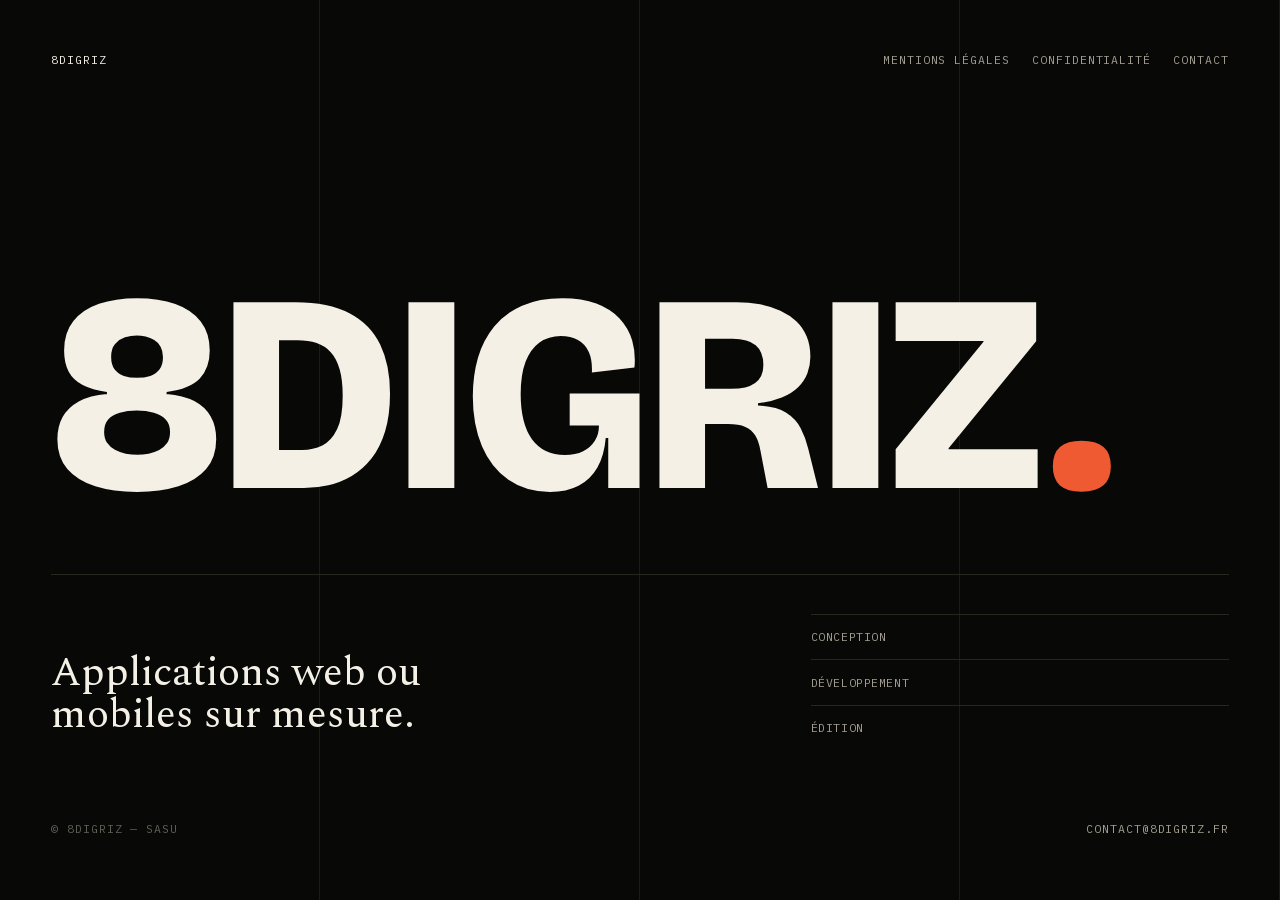
<file: index.html>
<!doctype html>
<html lang="fr">
<head>
<meta charset="utf-8">
<meta name="viewport" content="width=device-width, initial-scale=1">
<title>8DIGRIZ — Développement et édition d'applications et de logiciels</title>
<meta name="description" content="8DIGRIZ conçoit, développe et édite des applications web et mobiles ainsi que des logiciels sur mesure.">
<link rel="canonical" href="https://8digriz.fr/">
<meta name="theme-color" content="#080907">
<meta property="og:type" content="website">
<meta property="og:site_name" content="8DIGRIZ">
<meta property="og:title" content="8DIGRIZ — Développement et édition d'applications et de logiciels">
<meta property="og:description" content="Conception, développement et édition d'applications web et mobiles et de logiciels sur mesure.">
<meta property="og:url" content="https://8digriz.fr/">
<meta property="og:locale" content="fr_FR">
<link rel="icon" href="/favicon.svg" type="image/svg+xml">
<link rel="preload" href="/assets/fonts/bricolage-grotesque-700-800.woff2" as="font" type="font/woff2" crossorigin>
<link rel="preload" href="/assets/fonts/ibm-plex-mono-400.woff2" as="font" type="font/woff2" crossorigin>
<link rel="preload" href="/assets/fonts/spectral-400.woff2" as="font" type="font/woff2" crossorigin>
<style>
@font-face {
  font-family: "Bricolage Grotesque";
  font-style: normal;
  font-weight: 700 800;
  font-display: swap;
  src: url("/assets/fonts/bricolage-grotesque-700-800.woff2") format("woff2");
}
@font-face {
  font-family: "IBM Plex Mono";
  font-style: normal;
  font-weight: 400;
  font-display: swap;
  src: url("/assets/fonts/ibm-plex-mono-400.woff2") format("woff2");
}
@font-face {
  font-family: "Spectral";
  font-style: normal;
  font-weight: 400;
  font-display: swap;
  src: url("/assets/fonts/spectral-400.woff2") format("woff2");
}

:root {
  --bg: #080907;
  --ink: #f4f0e6;
  --muted: #a29d91;
  --faint: #5e6156;
  --line: #25271f;
  --accent: #f05a32;
  --display: "Bricolage Grotesque", ui-sans-serif, sans-serif;
  --body: "Spectral", Georgia, serif;
  --mono: "IBM Plex Mono", ui-monospace, monospace;
  --pad: clamp(1.25rem, 4vw, 4.5rem);
}

* { box-sizing: border-box; }

html {
  min-height: 100%;
  -webkit-text-size-adjust: 100%;
}

body {
  min-height: 100%;
  margin: 0;
  background:
    linear-gradient(90deg, transparent 0 calc(100% - 1px), rgba(244,240,230,.08) calc(100% - 1px)) 0 0 / 25% 100%,
    var(--bg);
  color: var(--ink);
  font-family: var(--body);
  font-size: 1.0625rem;
  line-height: 1.5;
  -webkit-font-smoothing: antialiased;
}

a {
  color: inherit;
  text-decoration: none;
}

a:hover { color: var(--accent); }

:focus-visible {
  outline: 2px solid var(--accent);
  outline-offset: 4px;
}

.page {
  min-height: 100vh;
  min-height: 100dvh;
  display: grid;
  grid-template-rows: auto 1fr auto;
  padding: var(--pad);
}

.top,
.bottom {
  display: flex;
  align-items: center;
  justify-content: space-between;
  gap: 1.5rem;
  font-family: var(--mono);
  font-size: .72rem;
  letter-spacing: .08em;
  text-transform: uppercase;
}

.brand { color: var(--ink); }

nav,
.links {
  display: flex;
  flex-wrap: wrap;
  justify-content: flex-end;
  gap: .9rem 1.4rem;
  color: var(--muted);
}

.hero {
  display: grid;
  align-content: end;
  gap: clamp(2rem, 6vw, 4.5rem);
  padding-block: clamp(5rem, 16vh, 9rem) clamp(3rem, 8vh, 6rem);
}

.name {
  margin: 0;
  max-width: 9ch;
  font-family: var(--display);
  font-size: clamp(5rem, 22vw, 19rem);
  font-weight: 800;
  line-height: .76;
  letter-spacing: 0;
}

.name span { color: var(--accent); }

.statement {
  display: grid;
  grid-template-columns: minmax(0, 1.1fr) minmax(14rem, .7fr);
  gap: clamp(2rem, 8vw, 8rem);
  align-items: end;
  border-top: 1px solid var(--line);
  padding-top: clamp(1.5rem, 3vw, 2.5rem);
}

.lede {
  margin: 0;
  max-width: 25ch;
  font-size: clamp(1.55rem, 3.2vw, 3rem);
  line-height: 1.02;
  text-wrap: balance;
}

.meta {
  display: grid;
  gap: .85rem;
  color: var(--muted);
  font-family: var(--mono);
  font-size: .72rem;
  letter-spacing: .05em;
  text-transform: uppercase;
}

.meta p {
  margin: 0;
  padding-top: .85rem;
  border-top: 1px solid var(--line);
}

.bottom { color: var(--faint); }

@media (max-width: 46rem) {
  body { background-size: 50% 100%; }

  .page { padding: 1.2rem; }

  .top,
  .bottom {
    align-items: flex-start;
    flex-direction: column;
  }

  nav,
  .links { justify-content: flex-start; }

  .hero { align-content: center; }

  .statement { grid-template-columns: 1fr; }
}
</style>
</head>
<body>
<div class="page">
  <header class="top">
    <a class="brand" href="/">8DIGRIZ</a>
    <nav aria-label="Navigation principale">
      <a href="/mentions-legales.html">Mentions légales</a>
      <a href="/confidentialite.html">Confidentialité</a>
      <a href="mailto:contact@8digriz.fr">Contact</a>
    </nav>
  </header>

  <main class="hero">
    <h1 class="name">8DIGRIZ<span>.</span></h1>
    <section class="statement" aria-label="Présentation">
      <p class="lede">Applications web ou mobiles sur mesure.</p>
      <div class="meta">
        <p>Conception</p>
        <p>Développement</p>
        <p>Édition</p>
      </div>
    </section>
  </main>

  <footer class="bottom">
    <p>© 8DIGRIZ — SASU</p>
    <div class="links">
      <a href="mailto:contact@8digriz.fr">contact@8digriz.fr</a>
    </div>
  </footer>
</div>
</body>
</html>
</file>
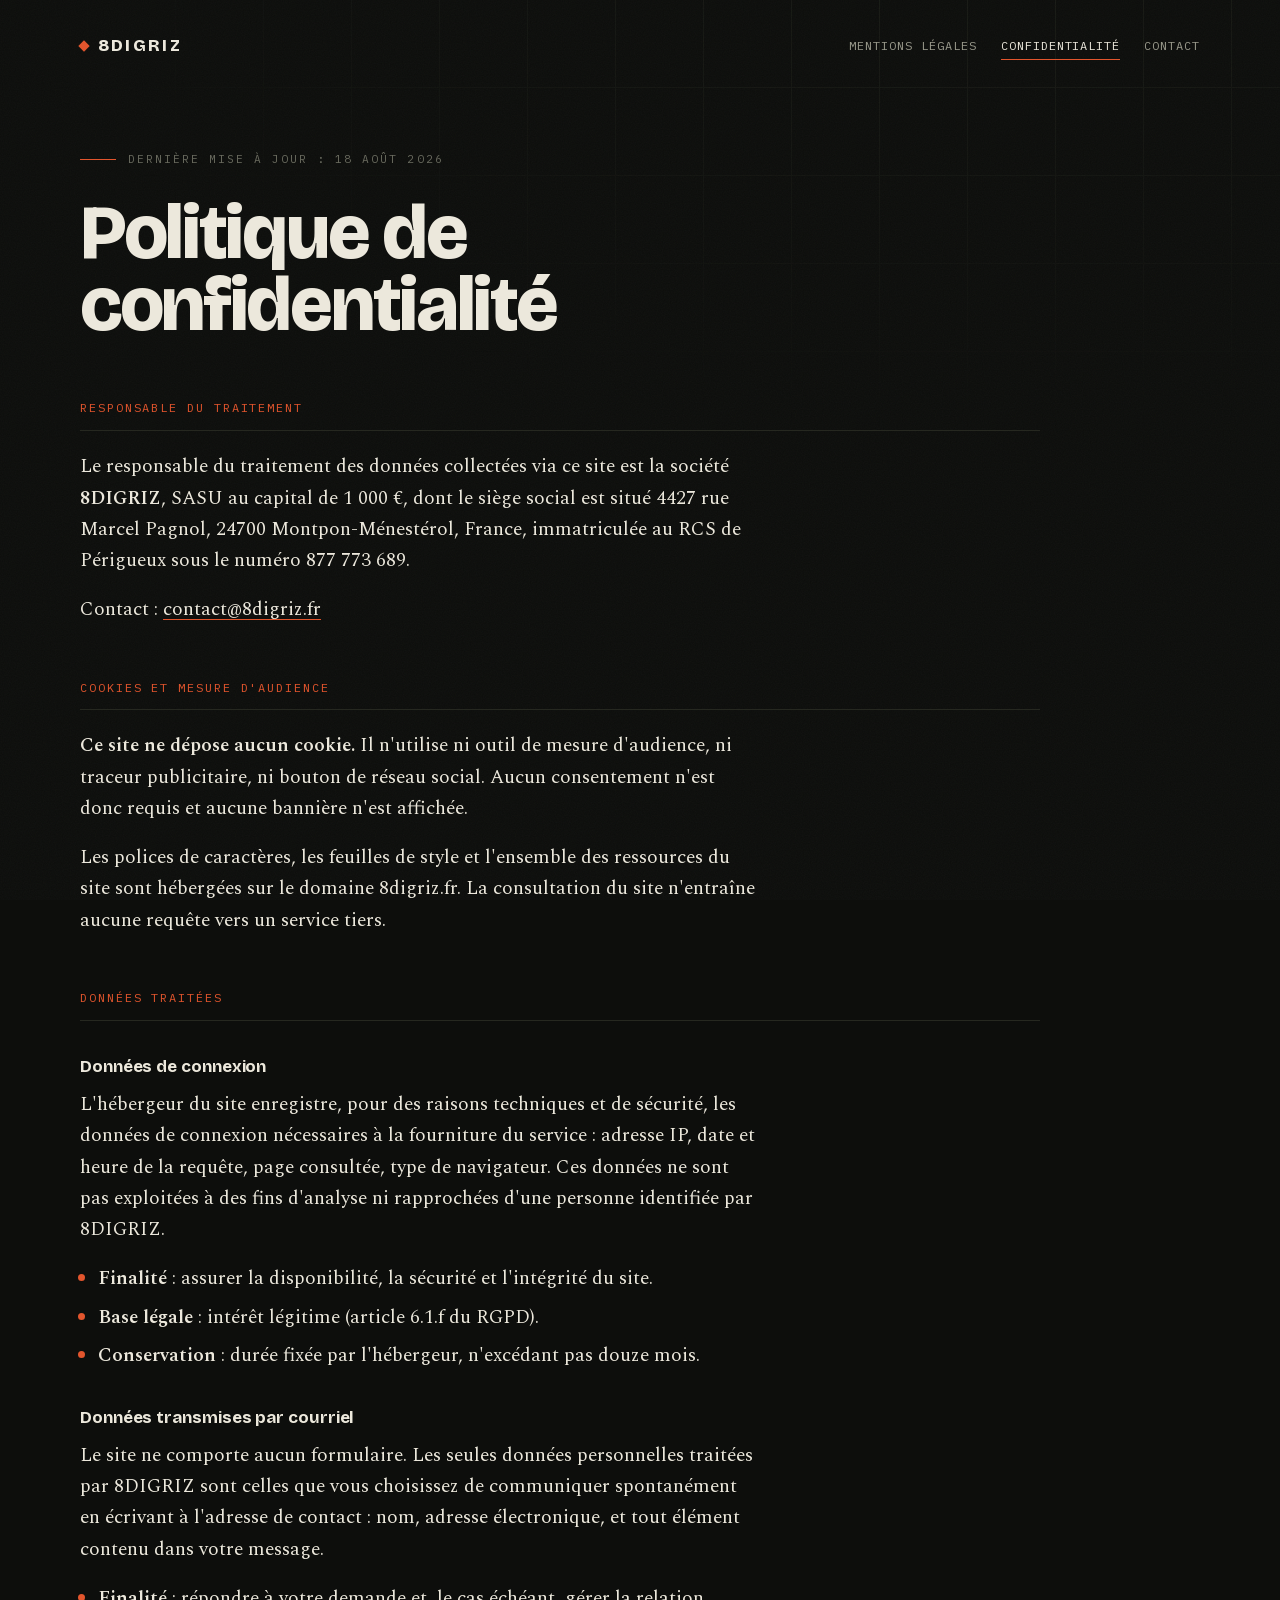
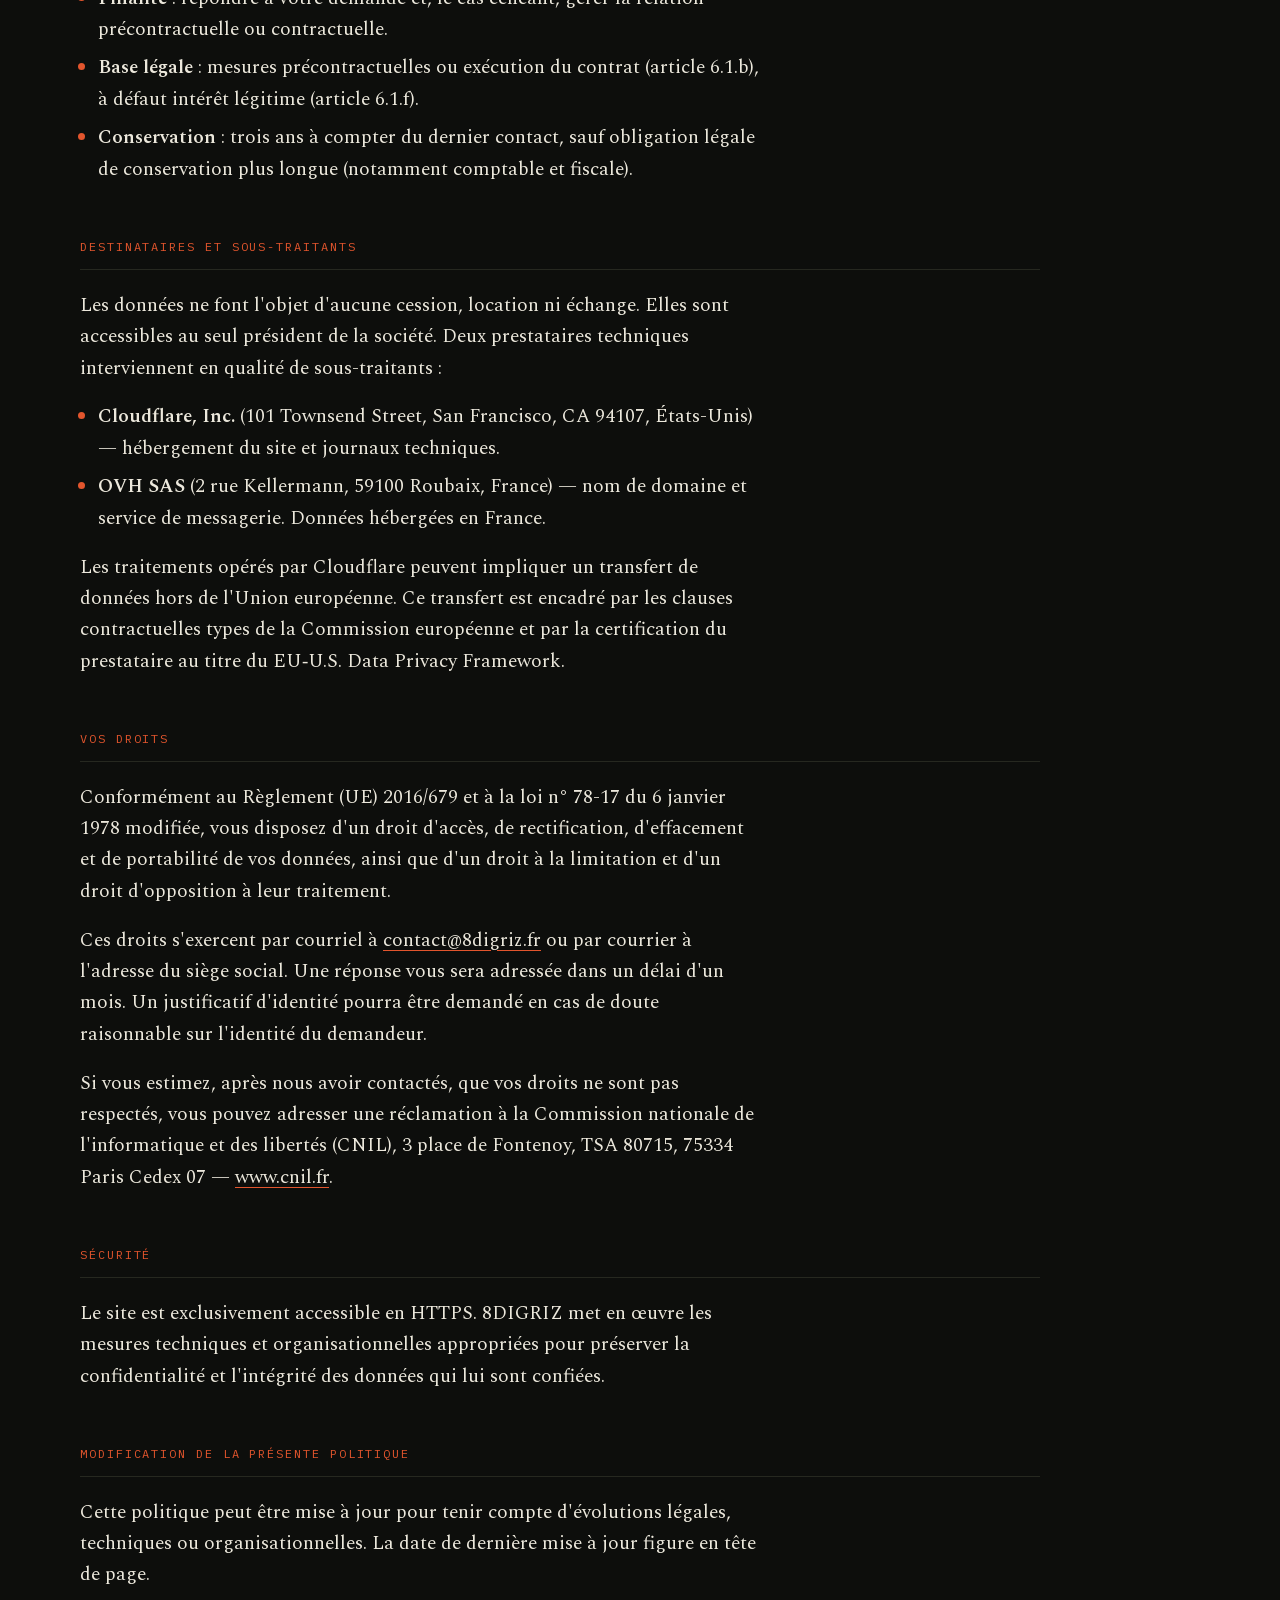
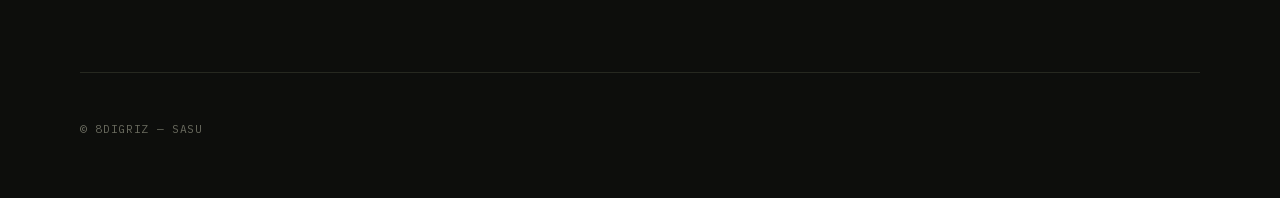
<file: confidentialite.html>
<!doctype html>
<html lang="fr">
<head>
<meta charset="utf-8">
<meta name="viewport" content="width=device-width, initial-scale=1">
<title>Politique de confidentialité — 8DIGRIZ</title>
<meta name="description" content="Politique de confidentialité du site 8digriz.fr : données traitées, finalités, durées de conservation et exercice des droits RGPD.">
<link rel="canonical" href="https://8digriz.fr/confidentialite.html">
<meta name="theme-color" content="#0d0e0c">
<meta name="robots" content="noindex, follow">
<link rel="icon" href="/favicon.svg" type="image/svg+xml">
<link rel="preload" href="/assets/fonts/bricolage-grotesque-700-800.woff2" as="font" type="font/woff2" crossorigin>
<link rel="preload" href="/assets/fonts/spectral-400.woff2" as="font" type="font/woff2" crossorigin>
<link rel="stylesheet" href="/assets/style.css">
</head>
<body>

<div class="shell">

  <header class="masthead">
    <a class="mark" href="/">8DIGRIZ</a>
    <nav aria-label="Navigation principale">
      <a href="/mentions-legales.html">Mentions légales</a>
      <a href="/confidentialite.html" aria-current="page">Confidentialité</a>
      <a href="mailto:contact@8digriz.fr">Contact</a>
    </nav>
  </header>

  <main>

    <div class="page-head">
      <p class="eyebrow">Dernière mise à jour : 18 août 2026</p>
      <h1>Politique de confidentialité</h1>
    </div>

    <div class="prose">

      <section>
        <h2>Responsable du traitement</h2>
        <p>
          Le responsable du traitement des données collectées via ce site est la société
          <strong>8DIGRIZ</strong>, SASU au capital de 1&nbsp;000&nbsp;€, dont le siège social est situé
          4427 rue Marcel Pagnol, 24700 Montpon-Ménestérol, France, immatriculée au RCS de Périgueux
          sous le numéro 877&nbsp;773&nbsp;689.
        </p>
        <p>
          Contact&nbsp;: <a href="mailto:contact@8digriz.fr">contact@8digriz.fr</a>
        </p>
      </section>

      <section>
        <h2>Cookies et mesure d'audience</h2>
        <p>
          <strong>Ce site ne dépose aucun cookie.</strong> Il n'utilise ni outil de mesure d'audience,
          ni traceur publicitaire, ni bouton de réseau social. Aucun consentement n'est donc requis et
          aucune bannière n'est affichée.
        </p>
        <p>
          Les polices de caractères, les feuilles de style et l'ensemble des ressources du site sont
          hébergées sur le domaine 8digriz.fr. La consultation du site n'entraîne aucune requête vers
          un service tiers.
        </p>
      </section>

      <section>
        <h2>Données traitées</h2>

        <h3>Données de connexion</h3>
        <p>
          L'hébergeur du site enregistre, pour des raisons techniques et de sécurité, les données de
          connexion nécessaires à la fourniture du service&nbsp;: adresse IP, date et heure de la
          requête, page consultée, type de navigateur. Ces données ne sont pas exploitées à des fins
          d'analyse ni rapprochées d'une personne identifiée par 8DIGRIZ.
        </p>
        <ul>
          <li><strong>Finalité</strong> : assurer la disponibilité, la sécurité et l'intégrité du site.</li>
          <li><strong>Base légale</strong> : intérêt légitime (article 6.1.f du RGPD).</li>
          <li><strong>Conservation</strong> : durée fixée par l'hébergeur, n'excédant pas douze mois.</li>
        </ul>

        <h3>Données transmises par courriel</h3>
        <p>
          Le site ne comporte aucun formulaire. Les seules données personnelles traitées par 8DIGRIZ
          sont celles que vous choisissez de communiquer spontanément en écrivant à l'adresse de
          contact&nbsp;: nom, adresse électronique, et tout élément contenu dans votre message.
        </p>
        <ul>
          <li><strong>Finalité</strong> : répondre à votre demande et, le cas échéant, gérer la relation précontractuelle ou contractuelle.</li>
          <li><strong>Base légale</strong> : mesures précontractuelles ou exécution du contrat (article 6.1.b), à défaut intérêt légitime (article 6.1.f).</li>
          <li><strong>Conservation</strong> : trois ans à compter du dernier contact, sauf obligation légale de conservation plus longue (notamment comptable et fiscale).</li>
        </ul>
      </section>

      <section>
        <h2>Destinataires et sous-traitants</h2>
        <p>
          Les données ne font l'objet d'aucune cession, location ni échange. Elles sont accessibles au
          seul président de la société. Deux prestataires techniques interviennent en qualité de
          sous-traitants&nbsp;:
        </p>
        <ul>
          <li>
            <strong>Cloudflare, Inc.</strong> (101 Townsend Street, San Francisco, CA 94107, États-Unis)
            — hébergement du site et journaux techniques.
          </li>
          <li>
            <strong>OVH SAS</strong> (2 rue Kellermann, 59100 Roubaix, France) — nom de domaine et
            service de messagerie. Données hébergées en France.
          </li>
        </ul>
        <p>
          Les traitements opérés par Cloudflare peuvent impliquer un transfert de données hors de
          l'Union européenne. Ce transfert est encadré par les clauses contractuelles types de la
          Commission européenne et par la certification du prestataire au titre du
          EU&#8209;U.S. Data Privacy Framework.
        </p>
      </section>

      <section>
        <h2>Vos droits</h2>
        <p>
          Conformément au Règlement (UE) 2016/679 et à la loi n°&nbsp;78-17 du 6 janvier 1978 modifiée,
          vous disposez d'un droit d'accès, de rectification, d'effacement et de portabilité de vos
          données, ainsi que d'un droit à la limitation et d'un droit d'opposition à leur traitement.
        </p>
        <p>
          Ces droits s'exercent par courriel à <a href="mailto:contact@8digriz.fr">contact@8digriz.fr</a>
          ou par courrier à l'adresse du siège social. Une réponse vous sera adressée dans un délai d'un
          mois. Un justificatif d'identité pourra être demandé en cas de doute raisonnable sur
          l'identité du demandeur.
        </p>
        <p>
          Si vous estimez, après nous avoir contactés, que vos droits ne sont pas respectés, vous pouvez
          adresser une réclamation à la Commission nationale de l'informatique et des libertés (CNIL),
          3 place de Fontenoy, TSA 80715, 75334 Paris Cedex 07 —
          <a href="https://www.cnil.fr" rel="noopener">www.cnil.fr</a>.
        </p>
      </section>

      <section>
        <h2>Sécurité</h2>
        <p>
          Le site est exclusivement accessible en HTTPS. 8DIGRIZ met en œuvre les mesures techniques et
          organisationnelles appropriées pour préserver la confidentialité et l'intégrité des données
          qui lui sont confiées.
        </p>
      </section>

      <section>
        <h2>Modification de la présente politique</h2>
        <p>
          Cette politique peut être mise à jour pour tenir compte d'évolutions légales, techniques ou
          organisationnelles. La date de dernière mise à jour figure en tête de page.
        </p>
      </section>

    </div>

  </main>

  <footer class="footer">
    <p>© 8DIGRIZ — SASU</p>
  </footer>

</div>

</body>
</html>
</file>
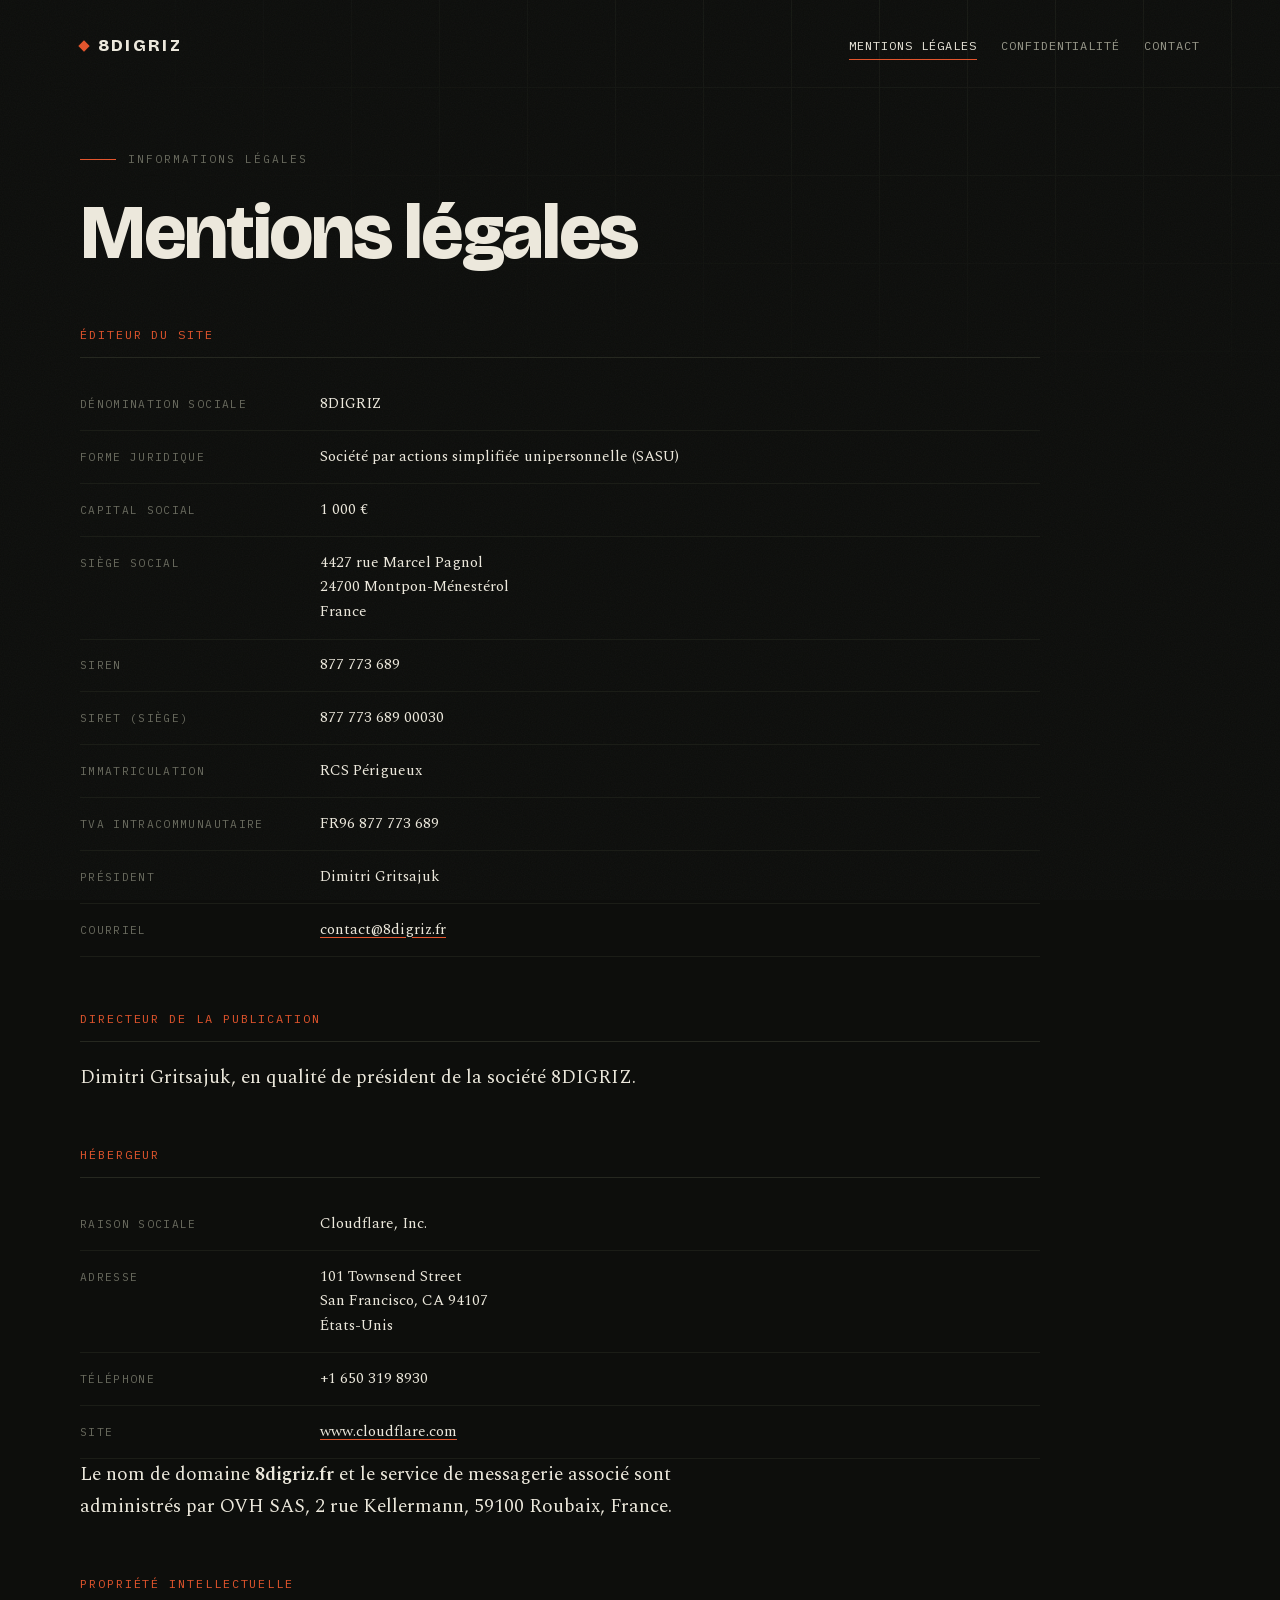
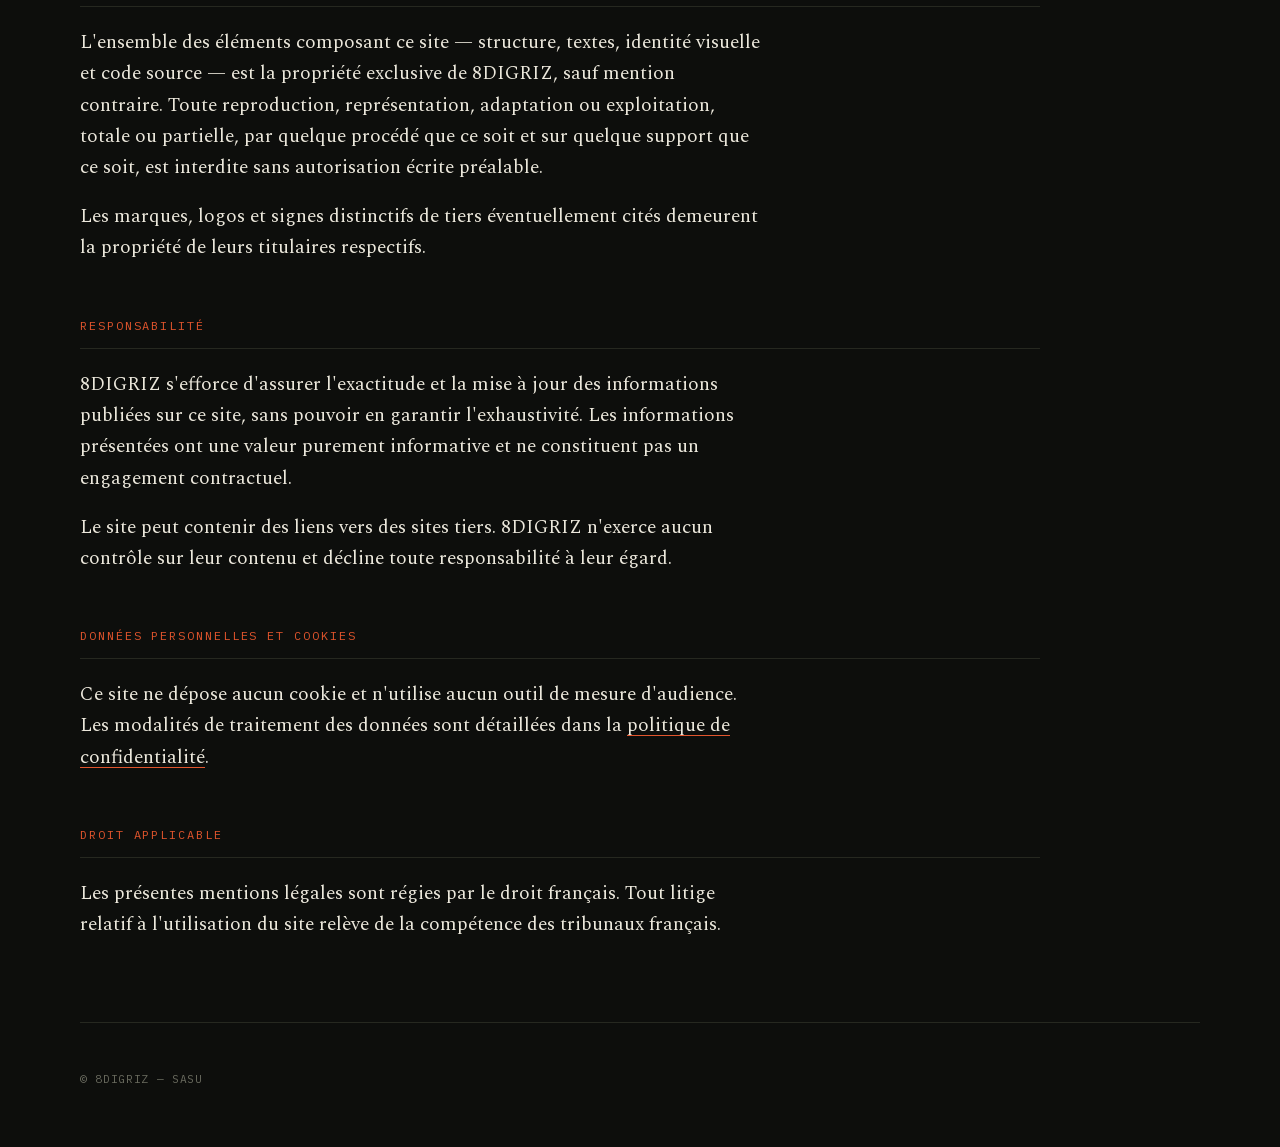
<file: mentions-legales.html>
<!doctype html>
<html lang="fr">
<head>
<meta charset="utf-8">
<meta name="viewport" content="width=device-width, initial-scale=1">
<title>Mentions légales — 8DIGRIZ</title>
<meta name="description" content="Mentions légales du site 8digriz.fr : éditeur, immatriculation, directeur de la publication, hébergeur.">
<link rel="canonical" href="https://8digriz.fr/mentions-legales.html">
<meta name="theme-color" content="#0d0e0c">
<meta name="robots" content="noindex, follow">
<link rel="icon" href="/favicon.svg" type="image/svg+xml">
<link rel="preload" href="/assets/fonts/bricolage-grotesque-700-800.woff2" as="font" type="font/woff2" crossorigin>
<link rel="preload" href="/assets/fonts/spectral-400.woff2" as="font" type="font/woff2" crossorigin>
<link rel="stylesheet" href="/assets/style.css">
</head>
<body>

<div class="shell">

  <header class="masthead">
    <a class="mark" href="/">8DIGRIZ</a>
    <nav aria-label="Navigation principale">
      <a href="/mentions-legales.html" aria-current="page">Mentions légales</a>
      <a href="/confidentialite.html">Confidentialité</a>
      <a href="mailto:contact@8digriz.fr">Contact</a>
    </nav>
  </header>

  <main>

    <div class="page-head">
      <p class="eyebrow">Informations légales</p>
      <h1>Mentions légales</h1>
    </div>

    <div class="prose">

      <section>
        <h2>Éditeur du site</h2>
        <table class="facts">
          <tbody>
            <tr><th scope="row">Dénomination sociale</th><td>8DIGRIZ</td></tr>
            <tr><th scope="row">Forme juridique</th><td>Société par actions simplifiée unipersonnelle (SASU)</td></tr>
            <tr><th scope="row">Capital social</th><td>1&nbsp;000&nbsp;€</td></tr>
            <tr><th scope="row">Siège social</th><td>4427 rue Marcel Pagnol<br>24700 Montpon-Ménestérol<br>France</td></tr>
            <tr><th scope="row">SIREN</th><td>877 773 689</td></tr>
            <tr><th scope="row">SIRET (siège)</th><td>877 773 689 00030</td></tr>
            <tr><th scope="row">Immatriculation</th><td>RCS Périgueux</td></tr>
            <tr><th scope="row">TVA intracommunautaire</th><td>FR96 877 773 689</td></tr>
            <tr><th scope="row">Président</th><td>Dimitri Gritsajuk</td></tr>
            <tr><th scope="row">Courriel</th><td><a href="mailto:contact@8digriz.fr">contact@8digriz.fr</a></td></tr>
          </tbody>
        </table>
      </section>

      <section>
        <h2>Directeur de la publication</h2>
        <p>Dimitri Gritsajuk, en qualité de président de la société 8DIGRIZ.</p>
      </section>

      <section>
        <h2>Hébergeur</h2>
        <table class="facts">
          <tbody>
            <tr><th scope="row">Raison sociale</th><td>Cloudflare, Inc.</td></tr>
            <tr><th scope="row">Adresse</th><td>101 Townsend Street<br>San Francisco, CA 94107<br>États-Unis</td></tr>
            <tr><th scope="row">Téléphone</th><td>+1 650 319 8930</td></tr>
            <tr><th scope="row">Site</th><td><a href="https://www.cloudflare.com" rel="noopener">www.cloudflare.com</a></td></tr>
          </tbody>
        </table>
        <p>
          Le nom de domaine <strong>8digriz.fr</strong> et le service de messagerie associé sont
          administrés par OVH SAS, 2 rue Kellermann, 59100 Roubaix, France.
        </p>
      </section>

      <section>
        <h2>Propriété intellectuelle</h2>
        <p>
          L'ensemble des éléments composant ce site — structure, textes, identité visuelle et code
          source — est la propriété exclusive de 8DIGRIZ, sauf mention contraire. Toute reproduction,
          représentation, adaptation ou exploitation, totale ou partielle, par quelque procédé que ce
          soit et sur quelque support que ce soit, est interdite sans autorisation écrite préalable.
        </p>
        <p>
          Les marques, logos et signes distinctifs de tiers éventuellement cités demeurent la propriété
          de leurs titulaires respectifs.
        </p>
      </section>

      <section>
        <h2>Responsabilité</h2>
        <p>
          8DIGRIZ s'efforce d'assurer l'exactitude et la mise à jour des informations publiées sur ce
          site, sans pouvoir en garantir l'exhaustivité. Les informations présentées ont une valeur
          purement informative et ne constituent pas un engagement contractuel.
        </p>
        <p>
          Le site peut contenir des liens vers des sites tiers. 8DIGRIZ n'exerce aucun contrôle sur leur
          contenu et décline toute responsabilité à leur égard.
        </p>
      </section>

      <section>
        <h2>Données personnelles et cookies</h2>
        <p>
          Ce site ne dépose aucun cookie et n'utilise aucun outil de mesure d'audience. Les modalités de
          traitement des données sont détaillées dans la
          <a href="/confidentialite.html">politique de confidentialité</a>.
        </p>
      </section>

      <section>
        <h2>Droit applicable</h2>
        <p>
          Les présentes mentions légales sont régies par le droit français. Tout litige relatif à
          l'utilisation du site relève de la compétence des tribunaux français.
        </p>
      </section>

    </div>

  </main>

  <footer class="footer">
    <p>© 8DIGRIZ — SASU</p>
  </footer>

</div>

</body>
</html>
</file>
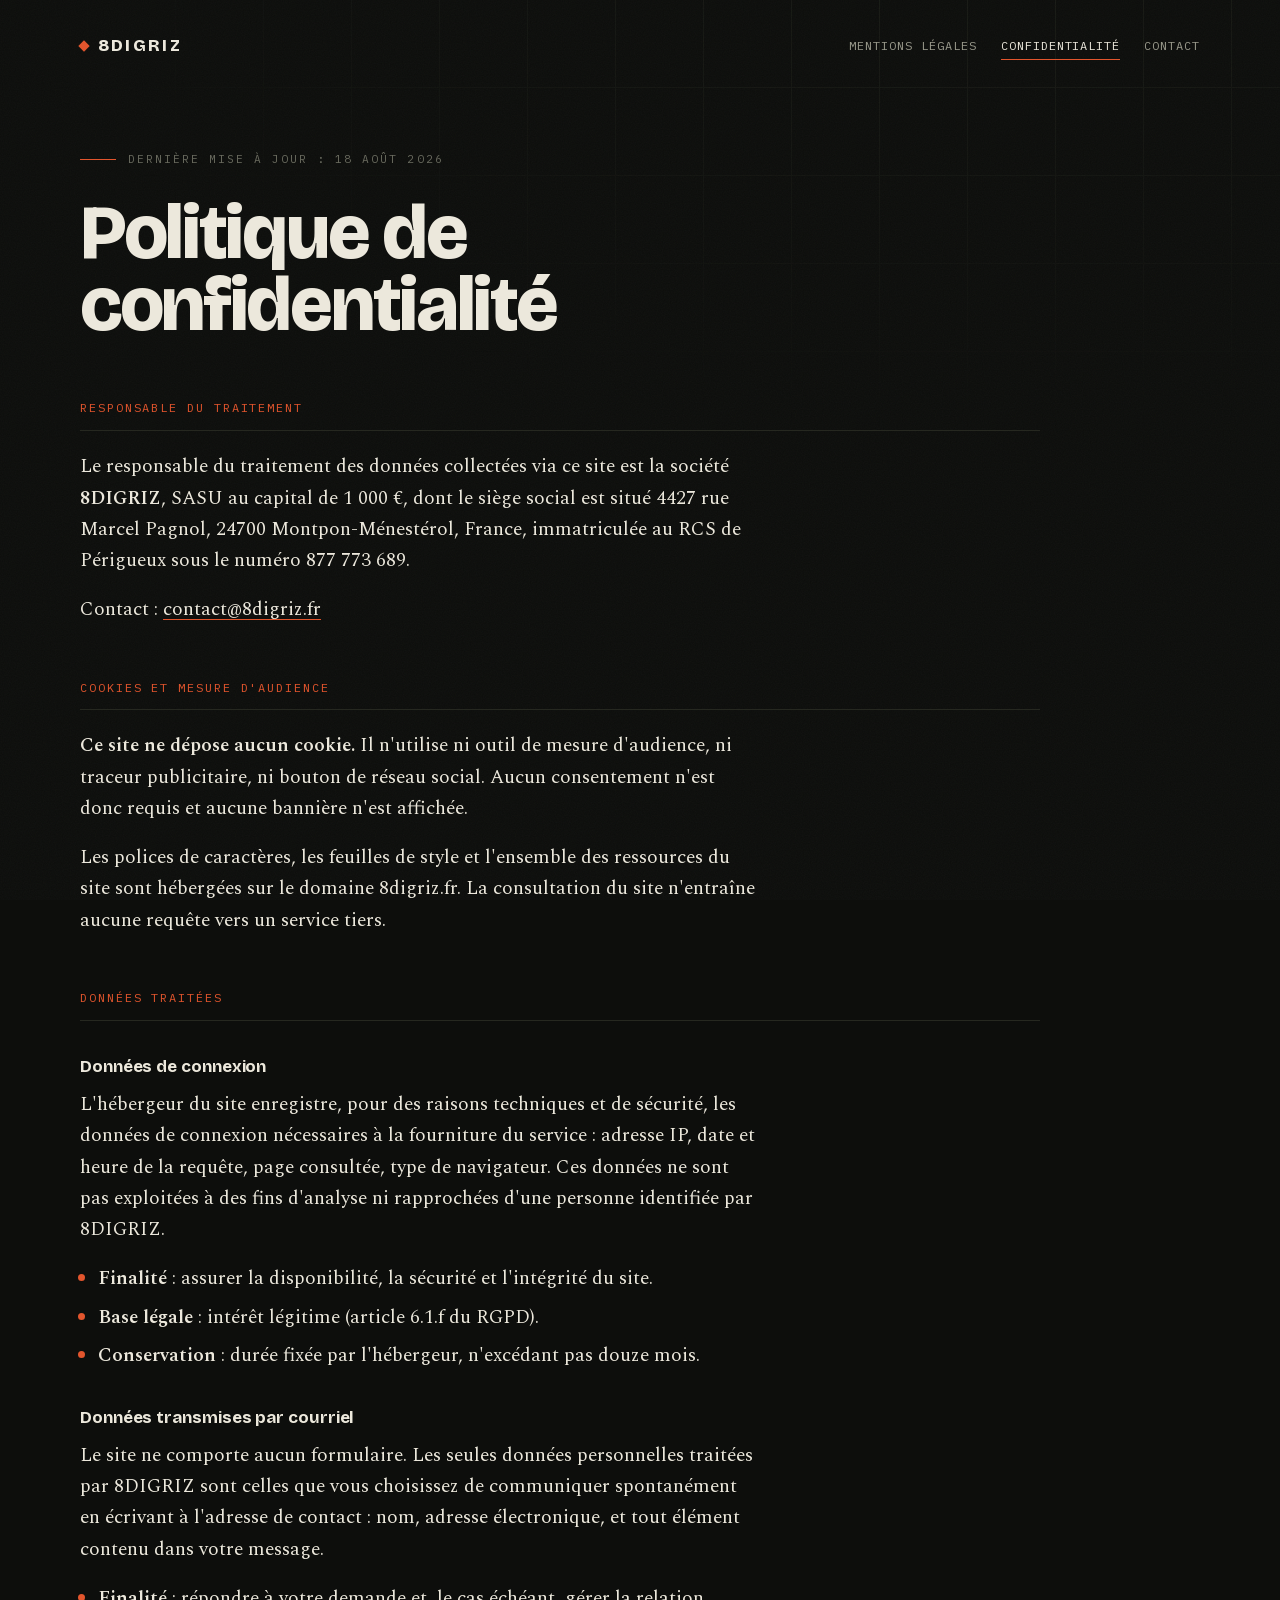
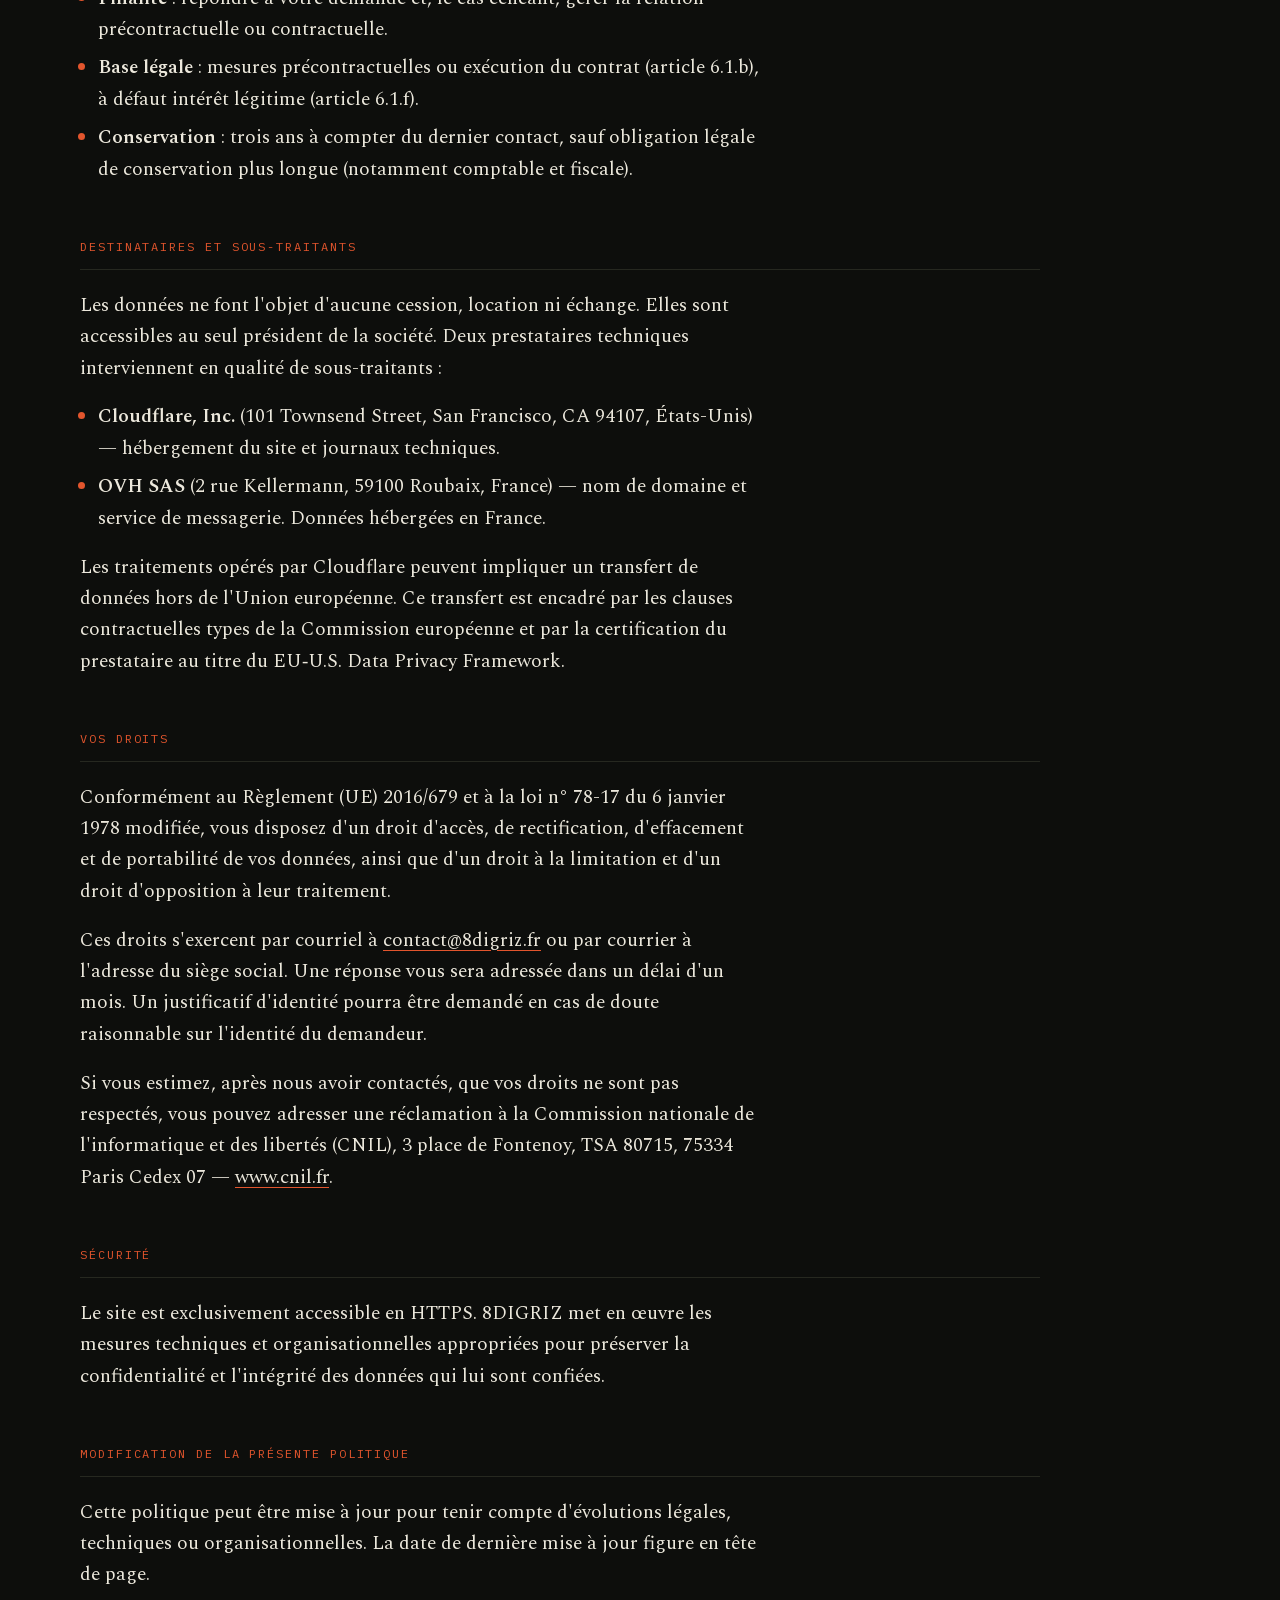
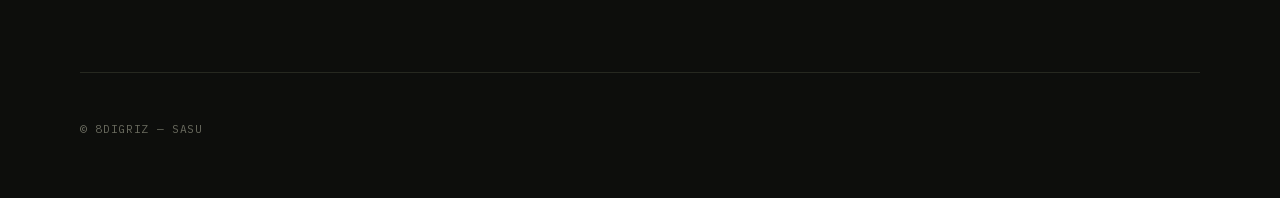
<file: public/confidentialite.html>
<!doctype html>
<html lang="fr">
<head>
<meta charset="utf-8">
<meta name="viewport" content="width=device-width, initial-scale=1">
<title>Politique de confidentialité — 8DIGRIZ</title>
<meta name="description" content="Politique de confidentialité du site 8digriz.fr : données traitées, finalités, durées de conservation et exercice des droits RGPD.">
<link rel="canonical" href="https://8digriz.fr/confidentialite">
<meta name="theme-color" content="#0d0e0c">
<meta name="robots" content="noindex, follow">
<link rel="icon" href="/favicon.svg" type="image/svg+xml">
<link rel="preload" href="/assets/fonts/bricolage-grotesque-700-800.woff2" as="font" type="font/woff2" crossorigin>
<link rel="preload" href="/assets/fonts/spectral-400.woff2" as="font" type="font/woff2" crossorigin>
<link rel="stylesheet" href="/assets/style.css">
</head>
<body>

<div class="shell">

  <header class="masthead">
    <a class="mark" href="/">8DIGRIZ</a>
    <nav aria-label="Navigation principale">
      <a href="/mentions-legales">Mentions légales</a>
      <a href="/confidentialite" aria-current="page">Confidentialité</a>
      <a href="mailto:contact@8digriz.fr">Contact</a>
    </nav>
  </header>

  <main>

    <div class="page-head">
      <p class="eyebrow">Dernière mise à jour : 18 août 2026</p>
      <h1>Politique de confidentialité</h1>
    </div>

    <div class="prose">

      <section>
        <h2>Responsable du traitement</h2>
        <p>
          Le responsable du traitement des données collectées via ce site est la société
          <strong>8DIGRIZ</strong>, SASU au capital de 1&nbsp;000&nbsp;€, dont le siège social est situé
          4427 rue Marcel Pagnol, 24700 Montpon-Ménestérol, France, immatriculée au RCS de Périgueux
          sous le numéro 877&nbsp;773&nbsp;689.
        </p>
        <p>
          Contact&nbsp;: <a href="mailto:contact@8digriz.fr">contact@8digriz.fr</a>
        </p>
      </section>

      <section>
        <h2>Cookies et mesure d'audience</h2>
        <p>
          <strong>Ce site ne dépose aucun cookie.</strong> Il n'utilise ni outil de mesure d'audience,
          ni traceur publicitaire, ni bouton de réseau social. Aucun consentement n'est donc requis et
          aucune bannière n'est affichée.
        </p>
        <p>
          Les polices de caractères, les feuilles de style et l'ensemble des ressources du site sont
          hébergées sur le domaine 8digriz.fr. La consultation du site n'entraîne aucune requête vers
          un service tiers.
        </p>
      </section>

      <section>
        <h2>Données traitées</h2>

        <h3>Données de connexion</h3>
        <p>
          L'hébergeur du site enregistre, pour des raisons techniques et de sécurité, les données de
          connexion nécessaires à la fourniture du service&nbsp;: adresse IP, date et heure de la
          requête, page consultée, type de navigateur. Ces données ne sont pas exploitées à des fins
          d'analyse ni rapprochées d'une personne identifiée par 8DIGRIZ.
        </p>
        <ul>
          <li><strong>Finalité</strong> : assurer la disponibilité, la sécurité et l'intégrité du site.</li>
          <li><strong>Base légale</strong> : intérêt légitime (article 6.1.f du RGPD).</li>
          <li><strong>Conservation</strong> : durée fixée par l'hébergeur, n'excédant pas douze mois.</li>
        </ul>

        <h3>Données transmises par courriel</h3>
        <p>
          Le site ne comporte aucun formulaire. Les seules données personnelles traitées par 8DIGRIZ
          sont celles que vous choisissez de communiquer spontanément en écrivant à l'adresse de
          contact&nbsp;: nom, adresse électronique, et tout élément contenu dans votre message.
        </p>
        <ul>
          <li><strong>Finalité</strong> : répondre à votre demande et, le cas échéant, gérer la relation précontractuelle ou contractuelle.</li>
          <li><strong>Base légale</strong> : mesures précontractuelles ou exécution du contrat (article 6.1.b), à défaut intérêt légitime (article 6.1.f).</li>
          <li><strong>Conservation</strong> : trois ans à compter du dernier contact, sauf obligation légale de conservation plus longue (notamment comptable et fiscale).</li>
        </ul>
      </section>

      <section>
        <h2>Destinataires et sous-traitants</h2>
        <p>
          Les données ne font l'objet d'aucune cession, location ni échange. Elles sont accessibles au
          seul président de la société. Deux prestataires techniques interviennent en qualité de
          sous-traitants&nbsp;:
        </p>
        <ul>
          <li>
            <strong>Cloudflare, Inc.</strong> (101 Townsend Street, San Francisco, CA 94107, États-Unis)
            — hébergement du site et journaux techniques.
          </li>
          <li>
            <strong>OVH SAS</strong> (2 rue Kellermann, 59100 Roubaix, France) — nom de domaine et
            service de messagerie. Données hébergées en France.
          </li>
        </ul>
        <p>
          Les traitements opérés par Cloudflare peuvent impliquer un transfert de données hors de
          l'Union européenne. Ce transfert est encadré par les clauses contractuelles types de la
          Commission européenne et par la certification du prestataire au titre du
          EU&#8209;U.S. Data Privacy Framework.
        </p>
      </section>

      <section>
        <h2>Vos droits</h2>
        <p>
          Conformément au Règlement (UE) 2016/679 et à la loi n°&nbsp;78-17 du 6 janvier 1978 modifiée,
          vous disposez d'un droit d'accès, de rectification, d'effacement et de portabilité de vos
          données, ainsi que d'un droit à la limitation et d'un droit d'opposition à leur traitement.
        </p>
        <p>
          Ces droits s'exercent par courriel à <a href="mailto:contact@8digriz.fr">contact@8digriz.fr</a>
          ou par courrier à l'adresse du siège social. Une réponse vous sera adressée dans un délai d'un
          mois. Un justificatif d'identité pourra être demandé en cas de doute raisonnable sur
          l'identité du demandeur.
        </p>
        <p>
          Si vous estimez, après nous avoir contactés, que vos droits ne sont pas respectés, vous pouvez
          adresser une réclamation à la Commission nationale de l'informatique et des libertés (CNIL),
          3 place de Fontenoy, TSA 80715, 75334 Paris Cedex 07 —
          <a href="https://www.cnil.fr" rel="noopener">www.cnil.fr</a>.
        </p>
      </section>

      <section>
        <h2>Sécurité</h2>
        <p>
          Le site est exclusivement accessible en HTTPS. 8DIGRIZ met en œuvre les mesures techniques et
          organisationnelles appropriées pour préserver la confidentialité et l'intégrité des données
          qui lui sont confiées.
        </p>
      </section>

      <section>
        <h2>Modification de la présente politique</h2>
        <p>
          Cette politique peut être mise à jour pour tenir compte d'évolutions légales, techniques ou
          organisationnelles. La date de dernière mise à jour figure en tête de page.
        </p>
      </section>

    </div>

  </main>

  <footer class="footer">
    <p>© 8DIGRIZ — SASU</p>
  </footer>

</div>

</body>
</html>
</file>
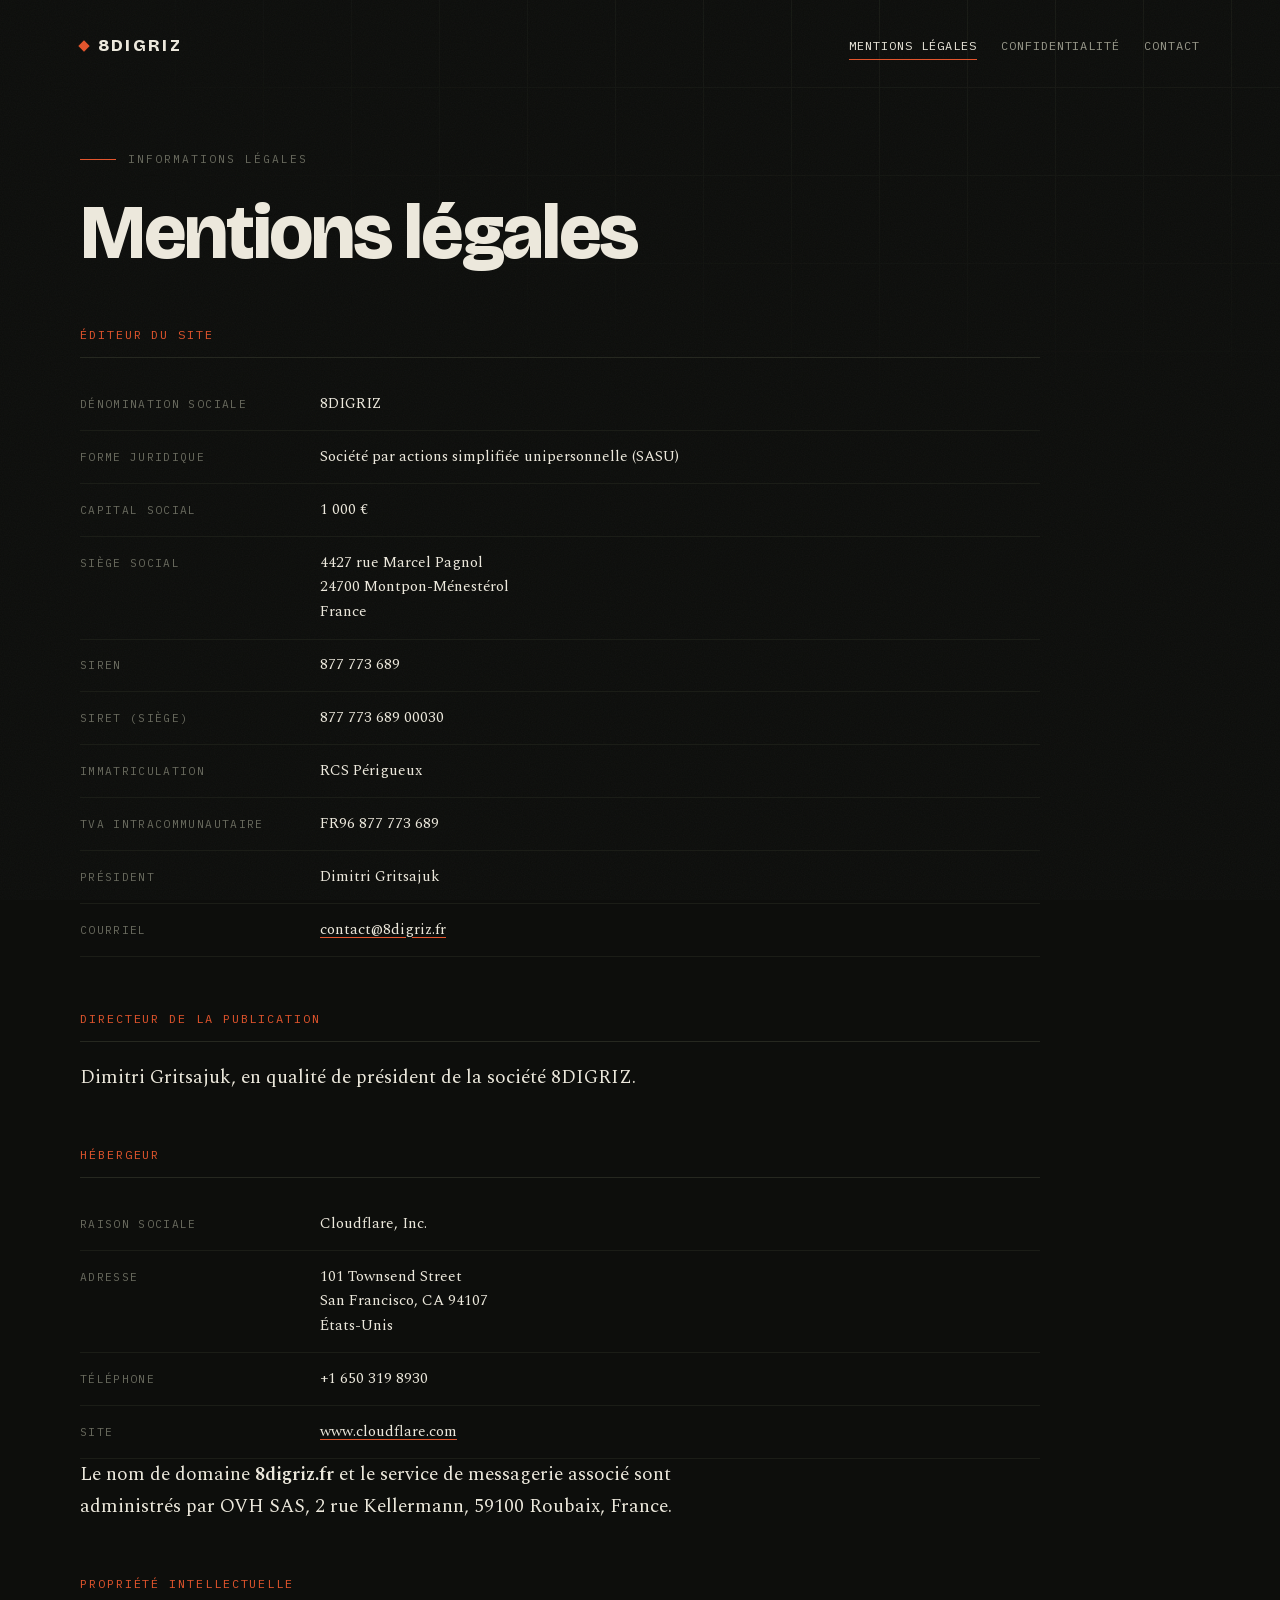
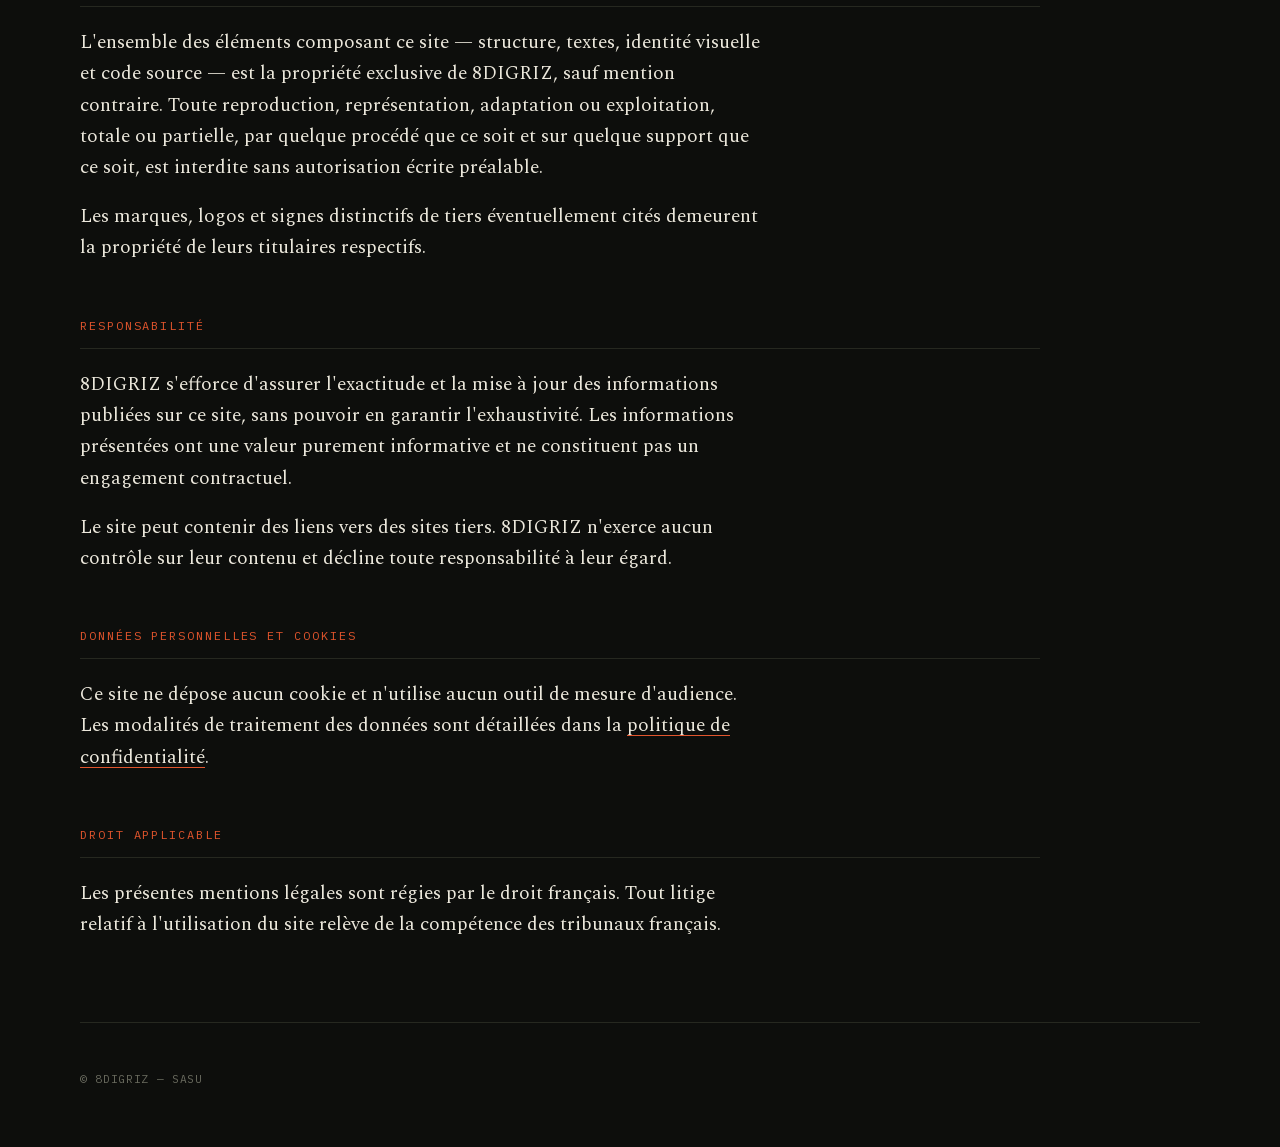
<file: public/mentions-legales.html>
<!doctype html>
<html lang="fr">
<head>
<meta charset="utf-8">
<meta name="viewport" content="width=device-width, initial-scale=1">
<title>Mentions légales — 8DIGRIZ</title>
<meta name="description" content="Mentions légales du site 8digriz.fr : éditeur, immatriculation, directeur de la publication, hébergeur.">
<link rel="canonical" href="https://8digriz.fr/mentions-legales">
<meta name="theme-color" content="#0d0e0c">
<meta name="robots" content="noindex, follow">
<link rel="icon" href="/favicon.svg" type="image/svg+xml">
<link rel="preload" href="/assets/fonts/bricolage-grotesque-700-800.woff2" as="font" type="font/woff2" crossorigin>
<link rel="preload" href="/assets/fonts/spectral-400.woff2" as="font" type="font/woff2" crossorigin>
<link rel="stylesheet" href="/assets/style.css">
</head>
<body>

<div class="shell">

  <header class="masthead">
    <a class="mark" href="/">8DIGRIZ</a>
    <nav aria-label="Navigation principale">
      <a href="/mentions-legales" aria-current="page">Mentions légales</a>
      <a href="/confidentialite">Confidentialité</a>
      <a href="mailto:contact@8digriz.fr">Contact</a>
    </nav>
  </header>

  <main>

    <div class="page-head">
      <p class="eyebrow">Informations légales</p>
      <h1>Mentions légales</h1>
    </div>

    <div class="prose">

      <section>
        <h2>Éditeur du site</h2>
        <table class="facts">
          <tbody>
            <tr><th scope="row">Dénomination sociale</th><td>8DIGRIZ</td></tr>
            <tr><th scope="row">Forme juridique</th><td>Société par actions simplifiée unipersonnelle (SASU)</td></tr>
            <tr><th scope="row">Capital social</th><td>1&nbsp;000&nbsp;€</td></tr>
            <tr><th scope="row">Siège social</th><td>4427 rue Marcel Pagnol<br>24700 Montpon-Ménestérol<br>France</td></tr>
            <tr><th scope="row">SIREN</th><td>877 773 689</td></tr>
            <tr><th scope="row">SIRET (siège)</th><td>877 773 689 00030</td></tr>
            <tr><th scope="row">Immatriculation</th><td>RCS Périgueux</td></tr>
            <tr><th scope="row">TVA intracommunautaire</th><td>FR96 877 773 689</td></tr>
            <tr><th scope="row">Président</th><td>Dimitri Gritsajuk</td></tr>
            <tr><th scope="row">Courriel</th><td><a href="mailto:contact@8digriz.fr">contact@8digriz.fr</a></td></tr>
          </tbody>
        </table>
      </section>

      <section>
        <h2>Directeur de la publication</h2>
        <p>Dimitri Gritsajuk, en qualité de président de la société 8DIGRIZ.</p>
      </section>

      <section>
        <h2>Hébergeur</h2>
        <table class="facts">
          <tbody>
            <tr><th scope="row">Raison sociale</th><td>Cloudflare, Inc.</td></tr>
            <tr><th scope="row">Adresse</th><td>101 Townsend Street<br>San Francisco, CA 94107<br>États-Unis</td></tr>
            <tr><th scope="row">Téléphone</th><td>+1 650 319 8930</td></tr>
            <tr><th scope="row">Site</th><td><a href="https://www.cloudflare.com" rel="noopener">www.cloudflare.com</a></td></tr>
          </tbody>
        </table>
        <p>
          Le nom de domaine <strong>8digriz.fr</strong> et le service de messagerie associé sont
          administrés par OVH SAS, 2 rue Kellermann, 59100 Roubaix, France.
        </p>
      </section>

      <section>
        <h2>Propriété intellectuelle</h2>
        <p>
          L'ensemble des éléments composant ce site — structure, textes, identité visuelle et code
          source — est la propriété exclusive de 8DIGRIZ, sauf mention contraire. Toute reproduction,
          représentation, adaptation ou exploitation, totale ou partielle, par quelque procédé que ce
          soit et sur quelque support que ce soit, est interdite sans autorisation écrite préalable.
        </p>
        <p>
          Les marques, logos et signes distinctifs de tiers éventuellement cités demeurent la propriété
          de leurs titulaires respectifs.
        </p>
      </section>

      <section>
        <h2>Responsabilité</h2>
        <p>
          8DIGRIZ s'efforce d'assurer l'exactitude et la mise à jour des informations publiées sur ce
          site, sans pouvoir en garantir l'exhaustivité. Les informations présentées ont une valeur
          purement informative et ne constituent pas un engagement contractuel.
        </p>
        <p>
          Le site peut contenir des liens vers des sites tiers. 8DIGRIZ n'exerce aucun contrôle sur leur
          contenu et décline toute responsabilité à leur égard.
        </p>
      </section>

      <section>
        <h2>Données personnelles et cookies</h2>
        <p>
          Ce site ne dépose aucun cookie et n'utilise aucun outil de mesure d'audience. Les modalités de
          traitement des données sont détaillées dans la
          <a href="/confidentialite">politique de confidentialité</a>.
        </p>
      </section>

      <section>
        <h2>Droit applicable</h2>
        <p>
          Les présentes mentions légales sont régies par le droit français. Tout litige relatif à
          l'utilisation du site relève de la compétence des tribunaux français.
        </p>
      </section>

    </div>

  </main>

  <footer class="footer">
    <p>© 8DIGRIZ — SASU</p>
  </footer>

</div>

</body>
</html>
</file>
<file: assets/style.css>
/* 8DIGRIZ — corporate site. No build step, no JS. */

/* Self-hosted webfonts (subset latin). No third-party request at runtime. */
@font-face {
  font-family: 'Bricolage Grotesque';
  font-style: normal;
  font-weight: 700 800;
  font-stretch: 100%;
  font-display: swap;
  src: url(/assets/fonts/bricolage-grotesque-700-800.woff2) format('woff2');
  unicode-range: U+0000-00FF, U+0131, U+0152-0153, U+02BB-02BC, U+02C6, U+02DA, U+02DC, U+0304, U+0308, U+0329, U+2000-206F, U+20AC, U+2122, U+2191, U+2193, U+2212, U+2215, U+FEFF, U+FFFD;
}
@font-face {
  font-family: 'IBM Plex Mono';
  font-style: normal;
  font-weight: 400;
  font-display: swap;
  src: url(/assets/fonts/ibm-plex-mono-400.woff2) format('woff2');
  unicode-range: U+0000-00FF, U+0131, U+0152-0153, U+02BB-02BC, U+02C6, U+02DA, U+02DC, U+0304, U+0308, U+0329, U+2000-206F, U+20AC, U+2122, U+2191, U+2193, U+2212, U+2215, U+FEFF, U+FFFD;
}
@font-face {
  font-family: 'Spectral';
  font-style: normal;
  font-weight: 400;
  font-display: swap;
  src: url(/assets/fonts/spectral-400.woff2) format('woff2');
  unicode-range: U+0000-00FF, U+0131, U+0152-0153, U+02BB-02BC, U+02C6, U+02DA, U+02DC, U+0304, U+0308, U+0329, U+2000-206F, U+20AC, U+2122, U+2191, U+2193, U+2212, U+2215, U+FEFF, U+FFFD;
}
@font-face {
  font-family: 'Spectral';
  font-style: normal;
  font-weight: 600;
  font-display: swap;
  src: url(/assets/fonts/spectral-600.woff2) format('woff2');
  unicode-range: U+0000-00FF, U+0131, U+0152-0153, U+02BB-02BC, U+02C6, U+02DA, U+02DC, U+0304, U+0308, U+0329, U+2000-206F, U+20AC, U+2122, U+2191, U+2193, U+2212, U+2215, U+FEFF, U+FFFD;
}


:root {
  --bg: #0d0e0c;
  --bg-raised: #14150f;
  --line: #262820;
  --line-soft: #1b1d17;
  --ink: #ece8dc;
  --ink-dim: #9a9a8c;
  --ink-faint: #6a6b5f;
  --accent: #e2552d;
  --accent-soft: #f0a184;

  --font-display: "Bricolage Grotesque", ui-sans-serif, sans-serif;
  --font-body: "Spectral", Georgia, "Times New Roman", serif;
  --font-mono: "IBM Plex Mono", ui-monospace, "SFMono-Regular", monospace;

  --gutter: clamp(1.5rem, 5vw, 5rem);
  --measure: 60rem;
}

*, *::before, *::after { box-sizing: border-box; }

html {
  -webkit-text-size-adjust: 100%;
  scroll-behavior: smooth;
}

body {
  margin: 0;
  background: var(--bg);
  color: var(--ink);
  font-family: var(--font-body);
  font-size: clamp(1.0625rem, 0.98rem + 0.4vw, 1.1875rem);
  line-height: 1.65;
  font-optical-sizing: auto;
  -webkit-font-smoothing: antialiased;
  overflow-x: hidden;
}

/* --- Atmosphere: engineering grid + grain, both inert to pointers --- */

body::before {
  content: "";
  position: fixed;
  inset: -1px;
  z-index: 0;
  pointer-events: none;
  background-image:
    linear-gradient(to right, var(--line-soft) 1px, transparent 1px),
    linear-gradient(to bottom, var(--line-soft) 1px, transparent 1px);
  background-size: 5.5rem 5.5rem;
  -webkit-mask-image: radial-gradient(115% 85% at 78% -10%, #000 0%, transparent 68%);
  mask-image: radial-gradient(115% 85% at 78% -10%, #000 0%, transparent 68%);
}

body::after {
  content: "";
  position: fixed;
  inset: 0;
  z-index: 0;
  pointer-events: none;
  opacity: 0.035;
  background-image: url("data:image/svg+xml,%3Csvg xmlns='http://www.w3.org/2000/svg' width='140' height='140'%3E%3Cfilter id='n'%3E%3CfeTurbulence type='fractalNoise' baseFrequency='0.85' numOctaves='3'/%3E%3C/filter%3E%3Crect width='140' height='140' filter='url(%23n)'/%3E%3C/svg%3E");
}

/* --- Shell --- */

.shell {
  position: relative;
  z-index: 1;
  max-width: 78rem;
  margin: 0 auto;
  padding-inline: var(--gutter);
  min-height: 100vh;
  min-height: 100dvh;
  display: flex;
  flex-direction: column;
}

/* main absorbs the slack, so the footer always sits on the viewport floor */
.shell > main { flex: 1 0 auto; }

/* Home and 404 hold a single hero: center it instead of leaving a void below.
   Browsers without :has() simply keep the hero at the top — no breakage. */
.shell > main:has(> .hero:only-child) {
  display: flex;
  flex-direction: column;
  justify-content: center;
}

a { color: inherit; }

/* --- Masthead --- */

.masthead {
  display: flex;
  flex-wrap: wrap;
  align-items: baseline;
  justify-content: space-between;
  gap: 1rem 2rem;
  padding-block: 2rem 0;
}

.mark {
  font-family: var(--font-display);
  font-weight: 800;
  font-size: 1.0625rem;
  letter-spacing: 0.14em;
  text-decoration: none;
  display: inline-flex;
  align-items: center;
  gap: 0.6rem;
}

.mark::before {
  content: "";
  width: 0.5rem;
  height: 0.5rem;
  background: var(--accent);
  transform: rotate(45deg);
}

.masthead nav {
  margin-left: auto;
  display: flex;
  flex-wrap: wrap;
  gap: 1.5rem;
  font-family: var(--font-mono);
  font-size: 0.75rem;
  letter-spacing: 0.08em;
  text-transform: uppercase;
}

.masthead nav a {
  color: var(--ink-dim);
  text-decoration: none;
  padding-bottom: 0.2rem;
  border-bottom: 1px solid transparent;
  transition: color 0.25s ease, border-color 0.25s ease;
}

.masthead nav a:hover,
.masthead nav a:focus-visible,
.masthead nav a[aria-current="page"] {
  color: var(--ink);
  border-bottom-color: var(--accent);
}

/* --- Shared type primitives --- */

.eyebrow {
  flex-wrap: wrap;
  font-family: var(--font-mono);
  font-size: 0.7rem;
  letter-spacing: 0.18em;
  text-transform: uppercase;
  color: var(--ink-faint);
  margin: 0 0 1.75rem;
  display: flex;
  align-items: center;
  gap: 0.75rem;
}

.eyebrow::before {
  content: "";
  width: 2.25rem;
  height: 1px;
  background: var(--accent);
  flex: none;
}

/* --- Hero --- */

.hero {
  position: relative;
  padding-block: clamp(4rem, 12vh, 8rem) clamp(4rem, 10vh, 7rem);
}

.hero__ghost {
  position: absolute;
  top: -3vw;
  right: -2vw;
  font-family: var(--font-display);
  font-weight: 800;
  font-size: clamp(18rem, 42vw, 36rem);
  line-height: 0.72;
  color: transparent;
  -webkit-text-stroke: 1px var(--line);
  user-select: none;
  pointer-events: none;
  z-index: -1;
}

.hero h1 {
  font-family: var(--font-display);
  font-weight: 800;
  font-size: clamp(3rem, 15vw, 11rem);
  line-height: 0.86;
  letter-spacing: -0.035em;
  margin: 0 0 1.5rem;
}

.hero h1 .dot { color: var(--accent); }

.hero__lede {
  font-size: clamp(1.375rem, 1.1rem + 1.3vw, 2.125rem);
  line-height: 1.28;
  letter-spacing: -0.015em;
  max-width: min(22ch, 100%);
  margin: 0 0 2.5rem;
  text-wrap: balance;
}

.hero__body {
  max-width: min(44ch, 100%);
  color: var(--ink-dim);
  margin: 0;
}

/* --- Legal / prose pages --- */

.page-head {
  padding-block: clamp(3.5rem, 10vh, 6rem) 2.5rem;
}

.page-head h1 {
  font-family: var(--font-display);
  font-weight: 800;
  font-size: clamp(2.5rem, 1.6rem + 4vw, 5rem);
  line-height: 0.95;
  letter-spacing: -0.03em;
  margin: 0;
  max-width: 16ch;
  text-wrap: balance;
}

.prose {
  max-width: var(--measure);
  padding-block: 1rem clamp(4rem, 9vh, 6rem);
}

.prose section + section { margin-top: 3.25rem; }

.prose h2 {
  font-family: var(--font-mono);
  font-weight: 400;
  font-size: 0.75rem;
  letter-spacing: 0.16em;
  text-transform: uppercase;
  color: var(--accent);
  margin: 0 0 1.25rem;
  padding-bottom: 0.75rem;
  border-bottom: 1px solid var(--line);
}

.prose h3 {
  font-family: var(--font-display);
  font-weight: 700;
  font-size: 1.0625rem;
  letter-spacing: -0.005em;
  margin: 2rem 0 0.5rem;
}

.prose p { margin: 0 0 1.1rem; max-width: min(68ch, 100%); }
.prose p:last-child { margin-bottom: 0; }

.prose ul {
  margin: 0 0 1.1rem;
  padding-left: 1.1rem;
  max-width: min(68ch, 100%);
}

.prose li { margin-bottom: 0.45rem; }
.prose li::marker { color: var(--accent); }

strong { font-weight: 600; }

.prose a {
  color: var(--ink);
  text-decoration: underline;
  text-decoration-color: var(--accent);
  text-underline-offset: 0.22em;
  text-decoration-thickness: 1px;
}

.prose a:hover { color: var(--accent-soft); }

/* Identity table: mono keys, generous rows */
.facts {
  width: 100%;
  border-collapse: collapse;
  font-size: 0.9375rem;
  text-align: left;
}

.facts th,
.facts td {
  padding: 0.85rem 1rem 0.85rem 0;
  border-bottom: 1px solid var(--line-soft);
  vertical-align: top;
}

.facts th {
  font-family: var(--font-mono);
  font-weight: 400;
  font-size: 0.7rem;
  letter-spacing: 0.12em;
  text-transform: uppercase;
  color: var(--ink-faint);
  width: 15rem;
  padding-top: 1.05rem;
}

.facts td { color: var(--ink); }

@media (max-width: 40rem) {
  .facts, .facts tbody, .facts tr, .facts th, .facts td { display: block; width: auto; }
  .facts th { border-bottom: 0; padding: 1.1rem 0 0.25rem; }
  .facts td { padding-top: 0; }
}

/* --- Footer --- */

.footer {
  border-top: 1px solid var(--line);
  padding-block: 2.25rem 3rem;
  display: flex;
  flex-wrap: wrap;
  align-items: baseline;
  justify-content: space-between;
  gap: 1rem 2rem;
  font-family: var(--font-mono);
  font-size: 0.7rem;
  letter-spacing: 0.06em;
  color: var(--ink-faint);
}

/* --- Petits ecrans : le mono interlettre est le premier a deborder --- */

@media (max-width: 30rem) {
  :root { --gutter: 1.25rem; }

  .eyebrow {
    font-size: 0.65rem;
    letter-spacing: 0.12em;
    gap: 0.6rem;
  }

  .eyebrow::before { width: 1.5rem; }

  .masthead nav {
    gap: 0.6rem 1rem;
    font-size: 0.7rem;
    letter-spacing: 0.05em;
  }

  .footer { font-size: 0.65rem; }

}

/* --- Focus + motion --- */

:focus-visible {
  outline: 2px solid var(--accent);
  outline-offset: 3px;
}

.reveal {
  opacity: 0;
  transform: translateY(1.25rem);
  animation: reveal 0.85s cubic-bezier(0.22, 1, 0.36, 1) forwards;
}

.reveal:nth-child(1) { animation-delay: 0.05s; }
.reveal:nth-child(2) { animation-delay: 0.15s; }
.reveal:nth-child(3) { animation-delay: 0.25s; }
.reveal:nth-child(4) { animation-delay: 0.35s; }

@keyframes reveal {
  to { opacity: 1; transform: none; }
}

@media (prefers-reduced-motion: reduce) {
  html { scroll-behavior: auto; }
  .reveal { animation: none; opacity: 1; transform: none; }
  *, *::before, *::after { transition-duration: 0.01ms !important; }
}

/* --- Print: legal pages must survive a paper trail --- */

@media print {
  body { background: #fff; color: #000; font-size: 11pt; }
  body::before, body::after, .hero__ghost { display: none; }
  .shell { min-height: 0; }
  .masthead nav { display: none; }
  .prose a { color: #000; }
}
</file>
